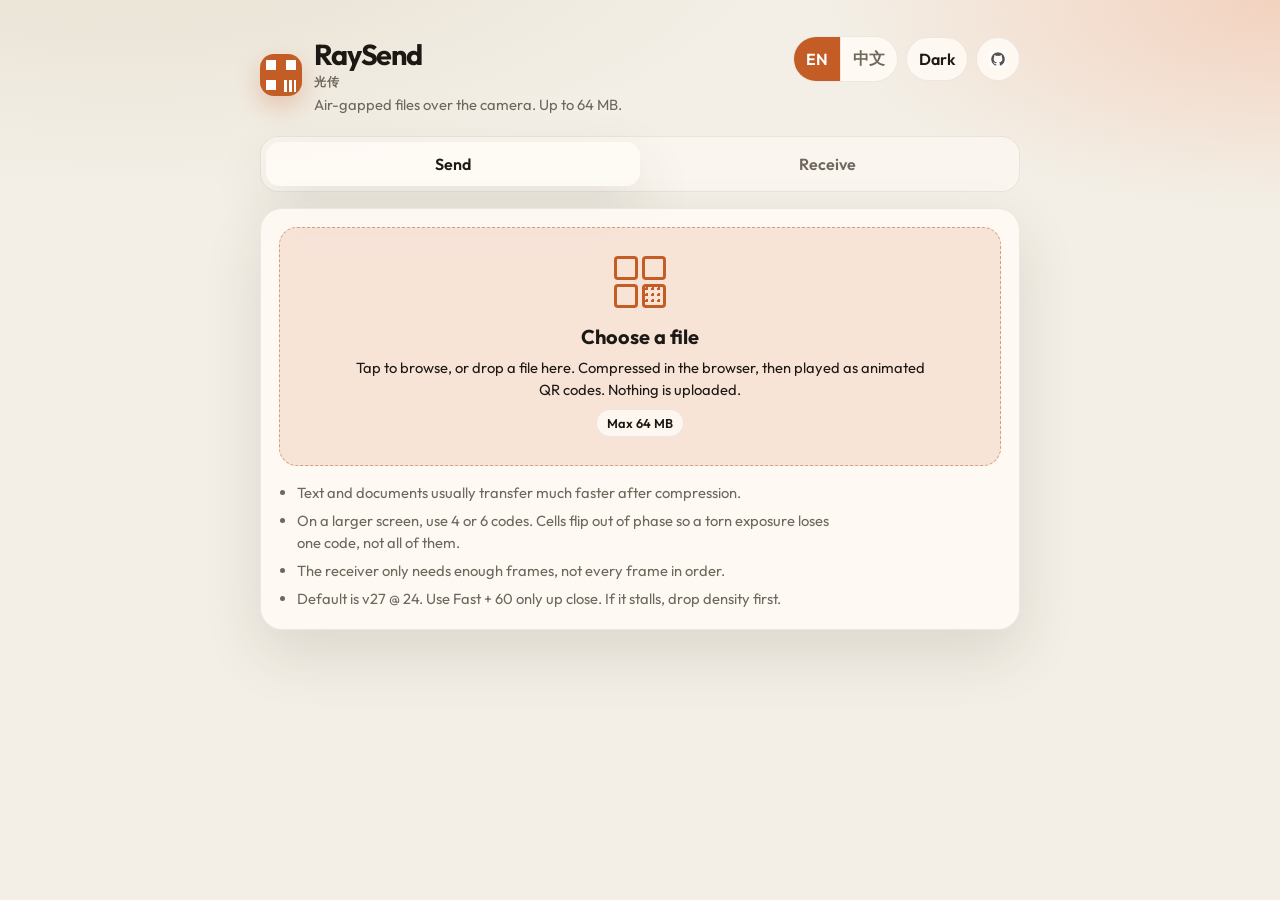
<file: index.html>
<!DOCTYPE html>
<html lang="en">

<head>
    <meta charset="utf-8">
    <meta name="viewport" content="width=device-width, initial-scale=1, viewport-fit=cover">
    <meta name="theme-color" content="#121318">
    <meta name="apple-mobile-web-app-capable" content="yes">
    <meta name="mobile-web-app-capable" content="yes">
    <title>RaySend · 光传</title>
    <meta name="description" content="RaySend 光传：用摄像头和动画二维码离线传文件。空气墙可用，无需 Wi-Fi、蓝牙或数据线。">
    <meta name="keywords" content="RaySend,光传,二维码传文件,离线传文件,空气墙传文件,QR file transfer,air-gapped">
    <link rel="icon" type="image/svg+xml" href="./favicon.svg">
    <link rel="preconnect" href="https://fonts.googleapis.com">
    <link rel="preconnect" href="https://fonts.gstatic.com" crossorigin>
    <link href="https://fonts.googleapis.com/css2?family=Outfit:wght@400;500;600;700&display=swap" rel="stylesheet">
    <link rel="stylesheet" href="./app.css">
<link rel="preload" as="script" href="/./assets/raysend-web-dxha0556ea271229957.js" crossorigin></head>

<body>
    <div id="main"></div>
    <div id="spinner">
        <div class="spinner-card">
            <div class="spinner-dot"></div>
            <strong>Loading RaySend…</strong>
        </div>
    </div>
    <script>
        (function () {
            var code = "en";
            try {
                var saved = localStorage.getItem("raysend.lang") || localStorage.getItem("qrtransfer.lang");
                if (saved) {
                    code = saved;
                } else if (String(navigator.language || "").toLowerCase().indexOf("zh") === 0) {
                    code = "zh";
                }
            } catch (e) {}
            var isZh = String(code).toLowerCase().indexOf("zh") === 0;
            document.documentElement.lang = isZh ? "zh-CN" : "en";
            var label = document.querySelector("#spinner strong");
            if (label) {
                label.textContent = isZh ? "正在加载 光传…" : "Loading RaySend…";
            }
        })();
    </script>
<script type="module" async src="/./assets/raysend-web-dxha0556ea271229957.js"></script>
            </body>

</html>
</file>
<file: app.css>
:root{--bg:#f3efe6;--bg-accent:#e7dfd0;--ink:#1c1915;--muted:#6f675c;--card:rgba(255,251,245,.86);--line:rgba(28,25,21,.08);--accent:#c45c26;--accent-soft:#f3d2bf;--danger:#b42318;--ok:#2f6f4e;--shadow:0 24px 60px rgba(60,42,24,.12);--radius:22px;--logo-invert:0;--lightningcss-light:initial;--lightningcss-dark: ;color-scheme:light}[data-theme=dark]{--bg:#121318;--bg-accent:#1b1d26;--ink:#f4efe6;--muted:#ada59a;--card:rgba(24,26,34,.88);--line:rgba(244,239,230,.08);--accent:#e39a6a;--accent-soft:rgba(227,154,106,.16);--danger:#ff7d73;--ok:#7dcea0;--shadow:0 24px 70px rgba(0,0,0,.35);--logo-invert:.86;--lightningcss-light: ;--lightningcss-dark:initial;color-scheme:dark}*{box-sizing:border-box;-webkit-tap-highlight-color:transparent}html,body{background:radial-gradient(1200px 500px at 10% -10%, var(--bg-accent), transparent 55%), radial-gradient(900px 420px at 100% 0%, var(--accent-soft), transparent 50%), var(--bg);min-height:100%;color:var(--ink);margin:0;font-family:Outfit,Sora,ui-sans-serif,system-ui,-apple-system,BlinkMacSystemFont,Segoe UI,Roboto,Noto Sans,Ubuntu,Cantarell,Helvetica Neue,sans-serif}html[lang^=zh]{font-family:Outfit,PingFang SC,Microsoft YaHei,Noto Sans SC,ui-sans-serif,system-ui,-apple-system,BlinkMacSystemFont,Segoe UI,Roboto,Noto Sans,Ubuntu,Cantarell,Helvetica Neue,sans-serif}html[lang^=zh] body{font-family:Outfit,PingFang SC,Microsoft YaHei,Noto Sans SC,ui-sans-serif,system-ui,-apple-system,BlinkMacSystemFont,Segoe UI,Roboto,Noto Sans,Ubuntu,Cantarell,Helvetica Neue,sans-serif}body{touch-action:manipulation;min-height:100dvh;overflow-x:hidden}#main{min-height:100dvh}#spinner{background:var(--bg);z-index:20;place-items:center;display:grid;position:fixed;inset:0}.spinner-card{background:var(--card);box-shadow:var(--shadow);border-radius:999px;align-items:center;gap:12px;padding:16px 20px;display:flex}.spinner-dot{border:2px solid var(--accent-soft);border-top-color:var(--accent);border-radius:50%;width:14px;height:14px;animation:.8s linear infinite spin}@keyframes spin{to{transform:rotate(360deg)}}.app-shell,.play-shell{width:min(720px,100% - 28px);padding:calc(18px + env(safe-area-inset-top)) 0 calc(28px + env(safe-area-inset-bottom));margin:0 auto}.topbar,.play-top{justify-content:space-between;align-items:flex-start;gap:16px;margin-bottom:22px;display:flex}.play-top{flex-wrap:wrap;align-items:center}.brand{align-items:center;gap:12px;display:flex}.brand-mark{background:linear-gradient(#fff 0 0) 6px 6px / 10px 10px no-repeat, linear-gradient(#fff 0 0) 26px 6px / 10px 10px no-repeat, linear-gradient(#fff 0 0) 6px 26px / 10px 10px no-repeat, repeating-linear-gradient(90deg, #fff 0 3px, transparent 3px 5px) 24px 26px / 12px 12px no-repeat, var(--accent);border-radius:14px;flex:none;width:42px;height:42px;box-shadow:0 10px 24px rgba(196,92,38,.28)}h1{letter-spacing:-.04em;margin:0;font-size:clamp(1.4rem,4vw,1.8rem)}.brand-sub{letter-spacing:.08em;color:var(--muted);margin:2px 0 0;font-size:.78rem;font-weight:600}.lede,.play-file span,.status-line,.fine-print,.tips,.qr-hint{color:var(--muted)}.lede,.play-file span{margin:4px 0 0;font-size:.92rem}.topbar-actions{align-items:center;gap:8px;display:flex}.lang-switch{border:1px solid var(--line);background:var(--card);border-radius:999px;flex:none;align-items:stretch;display:inline-flex;overflow:hidden}.lang-switch button{appearance:none;color:var(--muted);min-width:44px;min-height:44px;font:inherit;cursor:pointer;background:0 0;border:0;padding:0 12px;font-weight:600}.lang-switch button+button{border-left:1px solid var(--line)}.lang-switch button.active{background:var(--accent);color:#fff}.icon-btn,.btn{appearance:none;border:1px solid var(--line);background:var(--card);color:var(--ink);min-height:44px;font:inherit;cursor:pointer;border-radius:999px;justify-content:center;align-items:center;gap:8px;padding:0 16px;font-weight:600;text-decoration:none;display:inline-flex}.icon-btn{width:auto;min-width:44px;padding:0 12px}.icon-btn img{display:block}.github-logo{opacity:.72;width:18px;height:18px;filter:invert(var(--logo-invert))}.btn-primary{background:var(--accent);color:#fff;border-color:transparent}.btn-danger{background:var(--danger);color:#fff;border-color:transparent}.btn-ghost,.btn-icon{background:0 0}.segmented{background:color-mix(in srgb, var(--card) 70%, transparent);border:1px solid var(--line);border-radius:18px;grid-template-columns:1fr 1fr;margin-bottom:16px;padding:5px;display:grid}.segment{min-height:44px;color:var(--muted);font:inherit;cursor:pointer;background:0 0;border:0;border-radius:14px;font-weight:600}.segment.active{background:var(--card);color:var(--ink);box-shadow:var(--shadow)}.card{background:var(--card);border:1px solid var(--line);border-radius:var(--radius);box-shadow:var(--shadow);backdrop-filter:blur(16px);padding:18px}.dropzone{text-align:center;border:1.5px dashed color-mix(in srgb, var(--accent) 45%, var(--line));background:color-mix(in srgb, var(--accent-soft) 55%, transparent);cursor:pointer;border-radius:18px;justify-items:center;gap:8px;padding:28px 16px;display:grid;position:relative}.dropzone-input{opacity:0;cursor:pointer;font-size:16px;position:absolute;inset:0}.dropzone h2{margin:8px 0 0;font-size:1.25rem}.dropzone p,.tips,.fine-print{max-width:36rem;margin:0;font-size:.92rem;line-height:1.5}.dropzone-art{grid-template-columns:1fr 1fr;gap:4px;width:52px;height:52px;display:grid}.dropzone-art span{border:3px solid var(--accent);border-radius:4px}.dropzone-art span:nth-child(4){background:radial-gradient(circle at 30% 30%, var(--accent) 1.5px, transparent 1.6px) 0 0 / 6px 6px}.chip,.pill{background:var(--card);border:1px solid var(--line);border-radius:999px;align-items:center;min-height:28px;padding:0 10px;font-size:.8rem;font-weight:600;display:inline-flex}.tips{gap:6px;margin:16px 0 0;padding-left:18px;display:grid}.status-line{margin:14px 0 0}.video-wrap{aspect-ratio:3/4;background:#0c0d10;border-radius:18px;max-height:min(52dvh,460px);position:relative;overflow:hidden}.video-wrap video{object-fit:contain;background:#0c0d10;width:100%;height:100%;display:block}.scan-canvas{display:none}.detect-overlay{pointer-events:none;width:100%;height:100%;position:absolute;inset:0}.video-frame{pointer-events:none;border:1px solid rgba(255,255,255,.18);border-radius:14px;position:absolute;inset:14px;box-shadow:inset 0 0 0 1px rgba(0,0,0,.2)}.video-frame:before,.video-frame:after{content:"";border:3px solid #fff;width:28px;height:28px;position:absolute}.video-frame:before{border-bottom:0;border-right:0;border-radius:8px 0 0;top:-2px;left:-2px}.video-frame:after{border-top:0;border-left:0;border-radius:0 0 8px;bottom:-2px;right:-2px}.scan-live{color:#fff;letter-spacing:.08em;text-transform:uppercase;background:#e23d2a;border-radius:999px;padding:4px 8px;font-size:.75rem;font-weight:700;position:absolute;top:12px;left:12px}.progress-block{margin-top:14px}.progress-track{background:var(--line);border-radius:999px;height:8px;overflow:hidden}.progress-fill{background:linear-gradient(90deg, var(--accent), #e7b08a);width:0;height:100%;transition:width .2s}.receive-actions{flex-wrap:wrap;gap:10px;margin-top:16px;display:flex}.receive-actions .btn{flex:140px}.success-card{background:color-mix(in srgb, var(--ok) 12%, var(--card));border-radius:16px;gap:10px;margin-top:16px;padding:14px;display:grid}.receipt{background:color-mix(in srgb, var(--text) 6%, var(--card));white-space:pre-wrap;overflow-wrap:anywhere;border-radius:12px;margin:0;padding:10px 12px;font-size:.82rem;line-height:1.45}.fine-print{margin-top:14px}.play-shell{flex-direction:column;min-height:100dvh;display:flex}.play-file{text-align:center;flex:1;justify-items:center;min-width:0;display:grid}.play-file strong{text-overflow:ellipsis;white-space:nowrap;max-width:60vw;overflow:hidden}.qr-stage-wrap{flex:1;align-content:center;place-items:center;gap:12px;display:grid}.qr-stage-canvas{width:min(100%,72dvh,680px);box-shadow:var(--shadow);image-rendering:auto;cursor:pointer;background:#fff;border-radius:18px}html.qr-full,html.qr-full body,html.qr-full #main{background:#fff}.play-shell.qr-full{z-index:40;background:#fff;width:100%;margin:0;position:fixed;inset:0}.play-shell.qr-full .play-top,.play-shell.qr-full .dock{display:none}.play-shell.qr-full .qr-stage-wrap{height:100%}.play-shell.qr-full .qr-stage-canvas{width:min(100vw,100dvh);max-width:none;height:min(100vw,100dvh);box-shadow:none;border-radius:0}.qr-hint{font-size:.9rem}.dock{padding:14px;padding-bottom:calc(14px + env(safe-area-inset-bottom));border:1px solid var(--line);background:color-mix(in srgb, var(--card) 92%, transparent);backdrop-filter:blur(18px);border-radius:20px;gap:12px;margin-top:16px;display:grid;position:sticky;bottom:0}.dock-stats,.dock-controls{flex-wrap:wrap;align-items:center;gap:8px;display:flex}.dock-controls{justify-content:space-between}.field{color:var(--muted);align-items:center;gap:8px;font-size:.9rem;display:flex}.field select{font:inherit;border:1px solid var(--line);background:var(--card);color:var(--ink);border-radius:12px;min-height:44px;padding:0 10px;font-size:16px}.pill.muted{color:var(--muted);font-weight:500}@media (width<=640px){.app-shell,.play-shell{width:min(100% - 20px,720px)}.topbar,.play-top,.play-file{text-align:left;place-items:center start}.lede{max-width:16rem}.video-wrap{aspect-ratio:4/5}}@media (width>=860px){.app-shell{width:min(760px,100% - 48px);padding-top:36px}}
</file>
